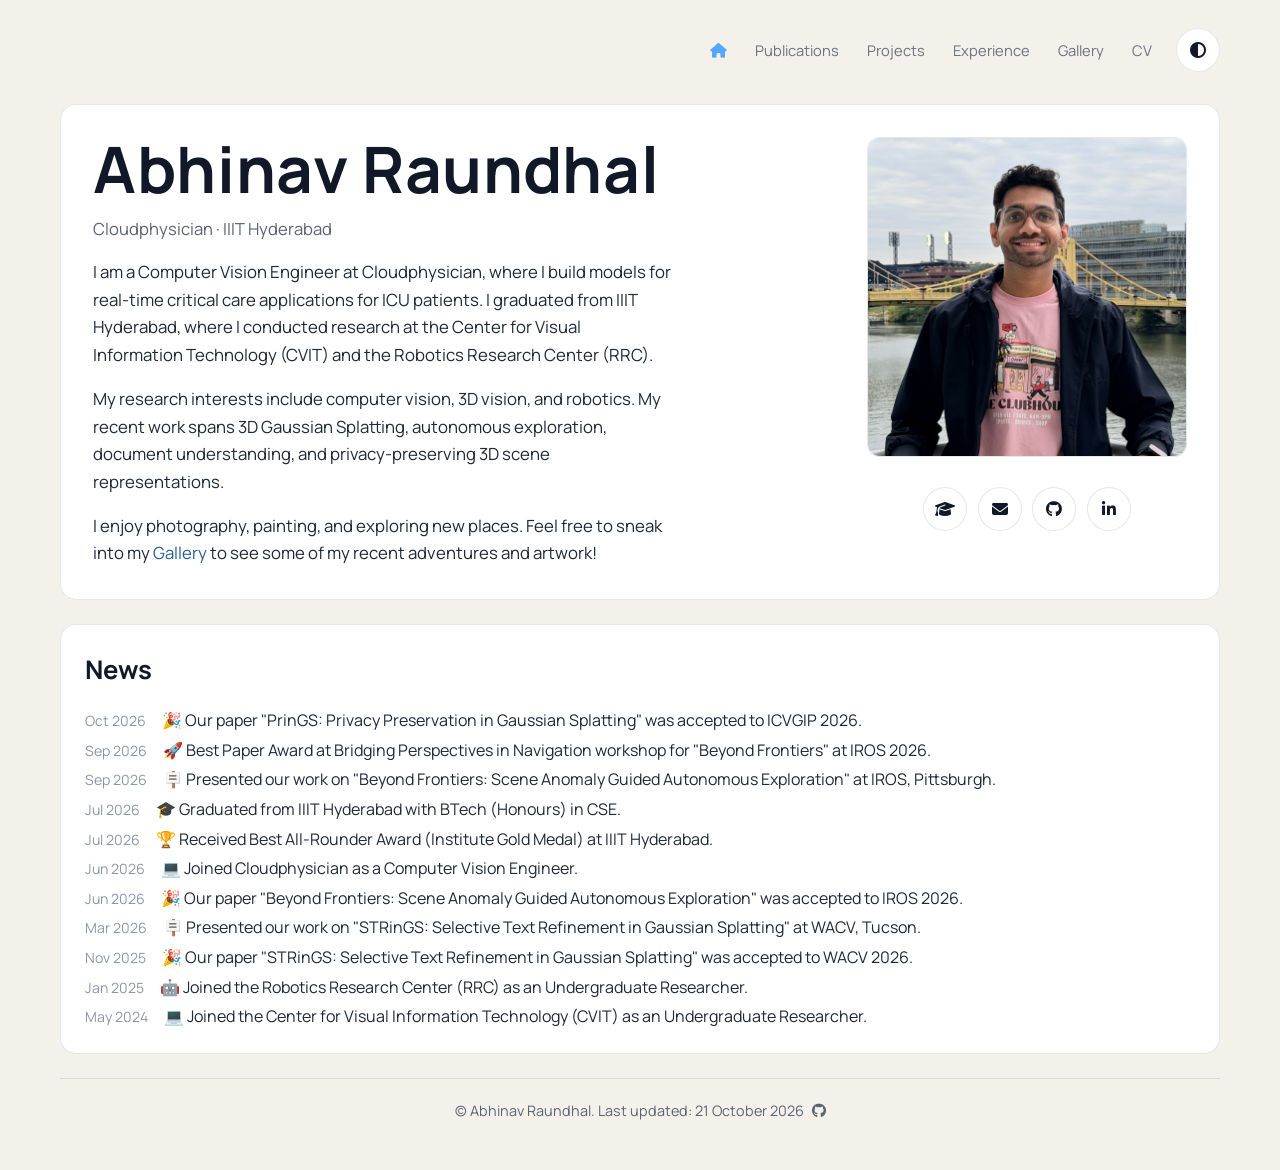
<file: index.html>
<!DOCTYPE html>
<html lang="en">
<head>
    <meta charset="UTF-8">
    <meta name="viewport" content="width=device-width, initial-scale=1.0">
    <meta name="description" content="Abhinav Raundhal">
    <title>Abhinav Raundhal · Home</title>
    <link rel="icon" type="image/png" href="./assets/images/profile/profile.png">
    <script>
        (() => {
            const storedTheme = localStorage.getItem('site-theme');
            document.documentElement.dataset.theme = storedTheme || 'light';
        })();
    </script>
    <link rel="preconnect" href="https://fonts.googleapis.com">
    <link rel="preconnect" href="https://fonts.gstatic.com" crossorigin>
    <link href="https://fonts.googleapis.com/css2?family=Manrope:wght@400;500;600;700;800&family=Source+Serif+4:wght@400;500;600;700&display=swap" rel="stylesheet">
    <link rel="stylesheet" href="https://cdnjs.cloudflare.com/ajax/libs/font-awesome/6.5.2/css/all.min.css">
    <link rel="stylesheet" href="style.css">
</head>
<body data-page="home">
    <div id="app"></div>
    <script src="assets/data/site-data.js"></script>
    <script src="assets/js/site.js"></script>
</body>
</html>
</file>
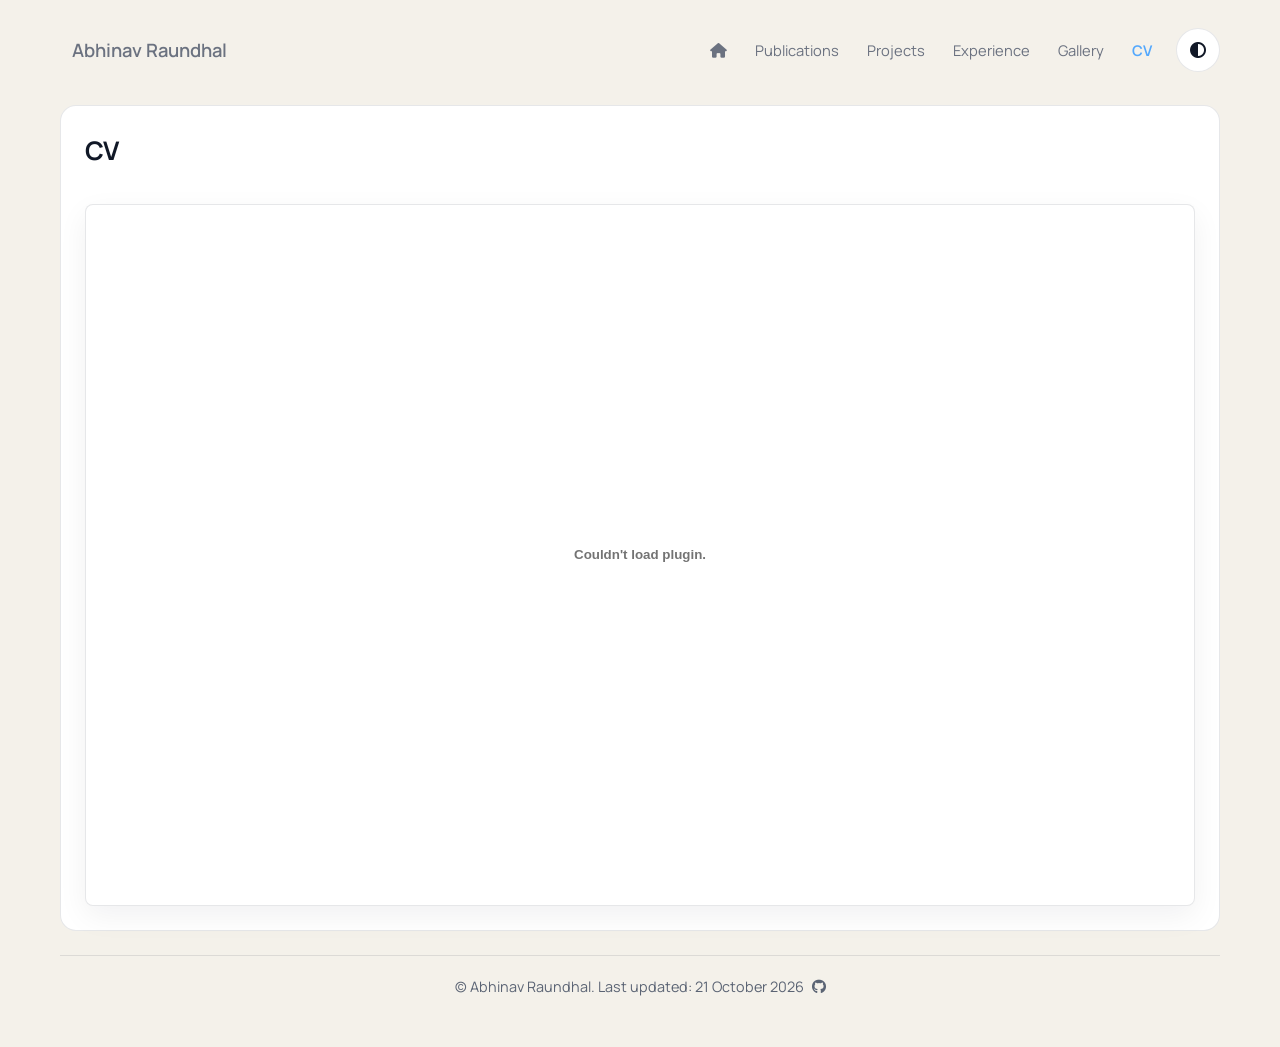
<file: cv.html>
<!DOCTYPE html>
<html lang="en">
<head>
    <meta charset="UTF-8">
    <meta name="viewport" content="width=device-width, initial-scale=1.0">
    <meta name="description" content="Download or view Abhinav Raundhal's CV.">
    <title>Abhinav Raundhal · CV</title>
    <link rel="icon" type="image/png" href="./assets/images/profile/profile.png">
    <script>
        (() => {
            const storedTheme = localStorage.getItem('site-theme');
            document.documentElement.dataset.theme = storedTheme || 'light';
        })();
    </script>
    <link rel="preconnect" href="https://fonts.googleapis.com">
    <link rel="preconnect" href="https://fonts.gstatic.com" crossorigin>
    <link href="https://fonts.googleapis.com/css2?family=Manrope:wght@400;500;600;700;800&family=Source+Serif+4:wght@400;500;600;700&display=swap" rel="stylesheet">
    <link rel="stylesheet" href="https://cdnjs.cloudflare.com/ajax/libs/font-awesome/6.5.2/css/all.min.css">
    <link rel="stylesheet" href="style.css">
</head>
<body data-page="cv">
    <div id="app"></div>
    <script src="assets/data/site-data.js"></script>
    <script src="assets/js/site.js"></script>
</body>
</html>
</file>
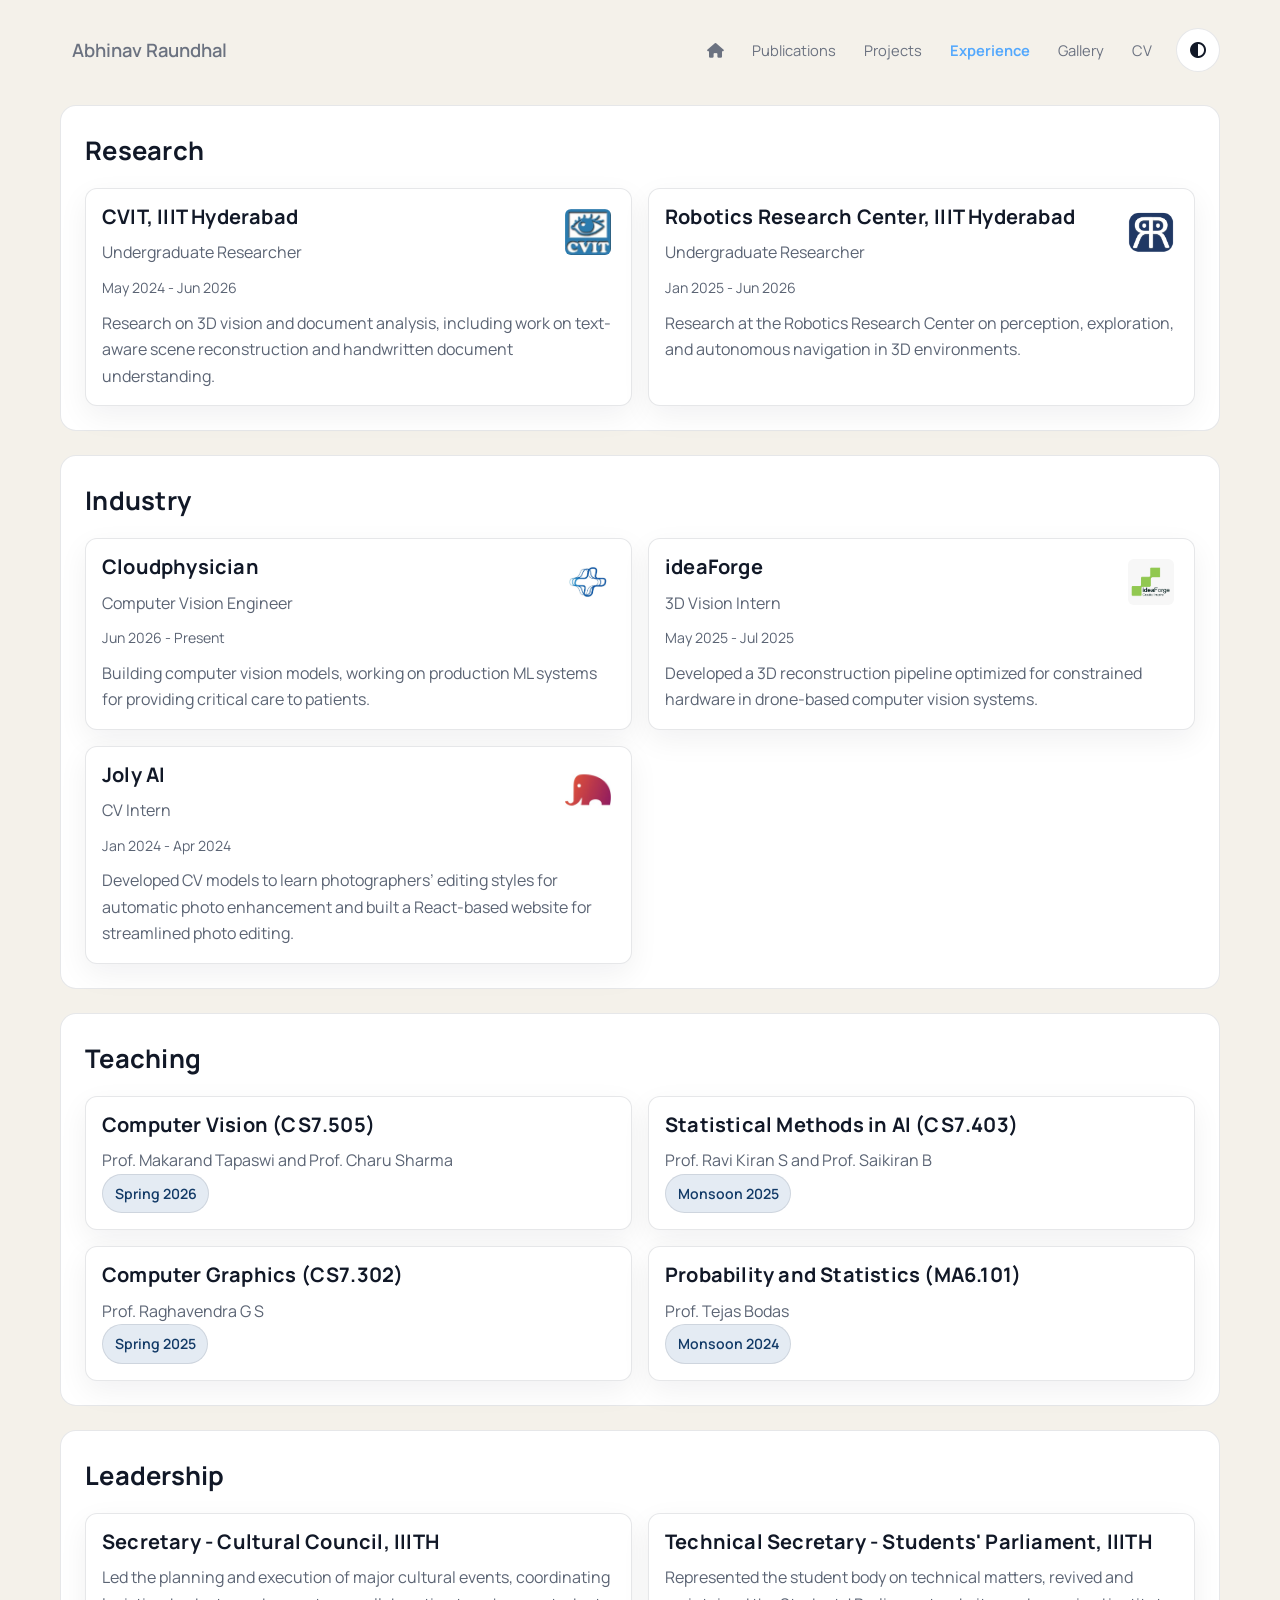
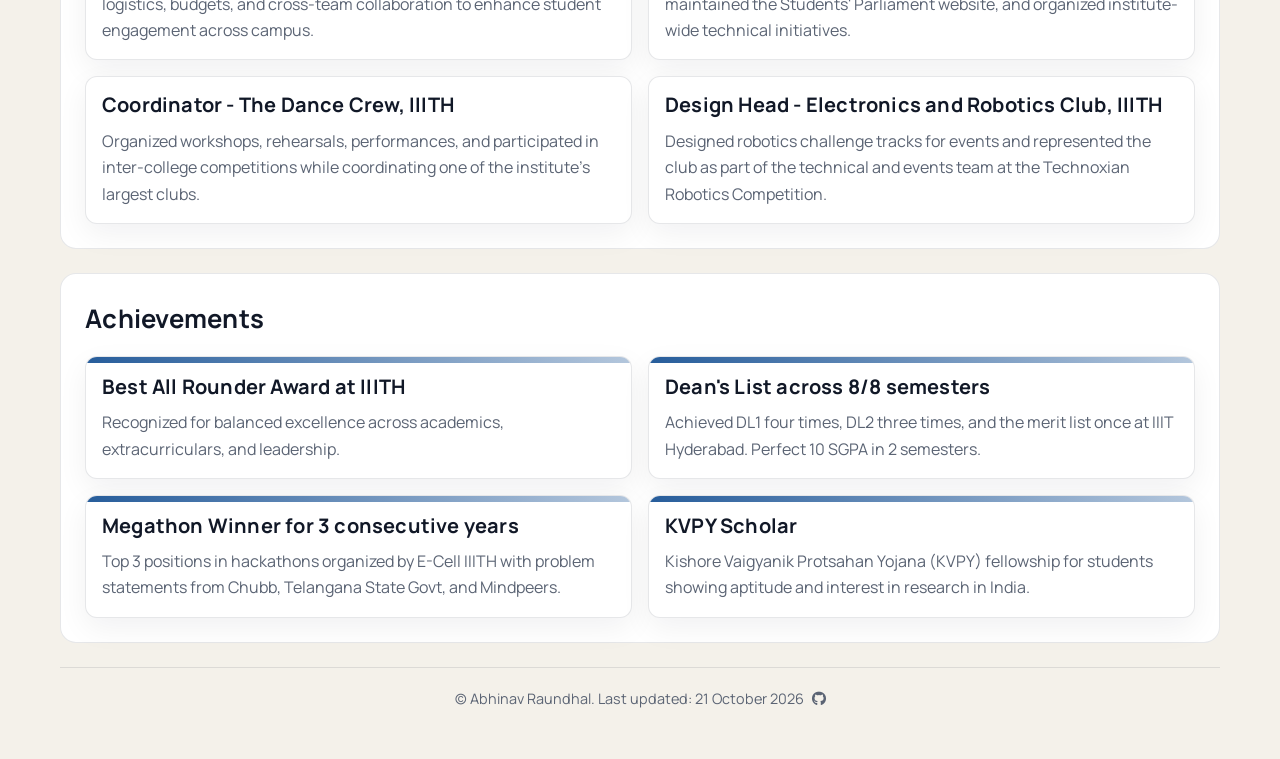
<file: experience.html>
<!DOCTYPE html>
<html lang="en">
<head>
    <meta charset="UTF-8">
    <meta name="viewport" content="width=device-width, initial-scale=1.0">
    <meta name="description" content="Experience, leadership, teaching, and achievements of Abhinav Raundhal.">
    <title>Abhinav Raundhal · Experience</title>
    <link rel="icon" type="image/png" href="./assets/images/profile/profile.png">
    <script>
        (() => {
            const storedTheme = localStorage.getItem('site-theme');
            document.documentElement.dataset.theme = storedTheme || 'light';
        })();
    </script>
    <link rel="preconnect" href="https://fonts.googleapis.com">
    <link rel="preconnect" href="https://fonts.gstatic.com" crossorigin>
    <link href="https://fonts.googleapis.com/css2?family=Manrope:wght@400;500;600;700;800&family=Source+Serif+4:wght@400;500;600;700&display=swap" rel="stylesheet">
    <link rel="stylesheet" href="https://cdnjs.cloudflare.com/ajax/libs/font-awesome/6.5.2/css/all.min.css">
    <link rel="stylesheet" href="style.css">
</head>
<body data-page="experience">
    <div id="app"></div>
    <script src="assets/data/site-data.js"></script>
    <script src="assets/js/site.js"></script>
</body>
</html>
</file>
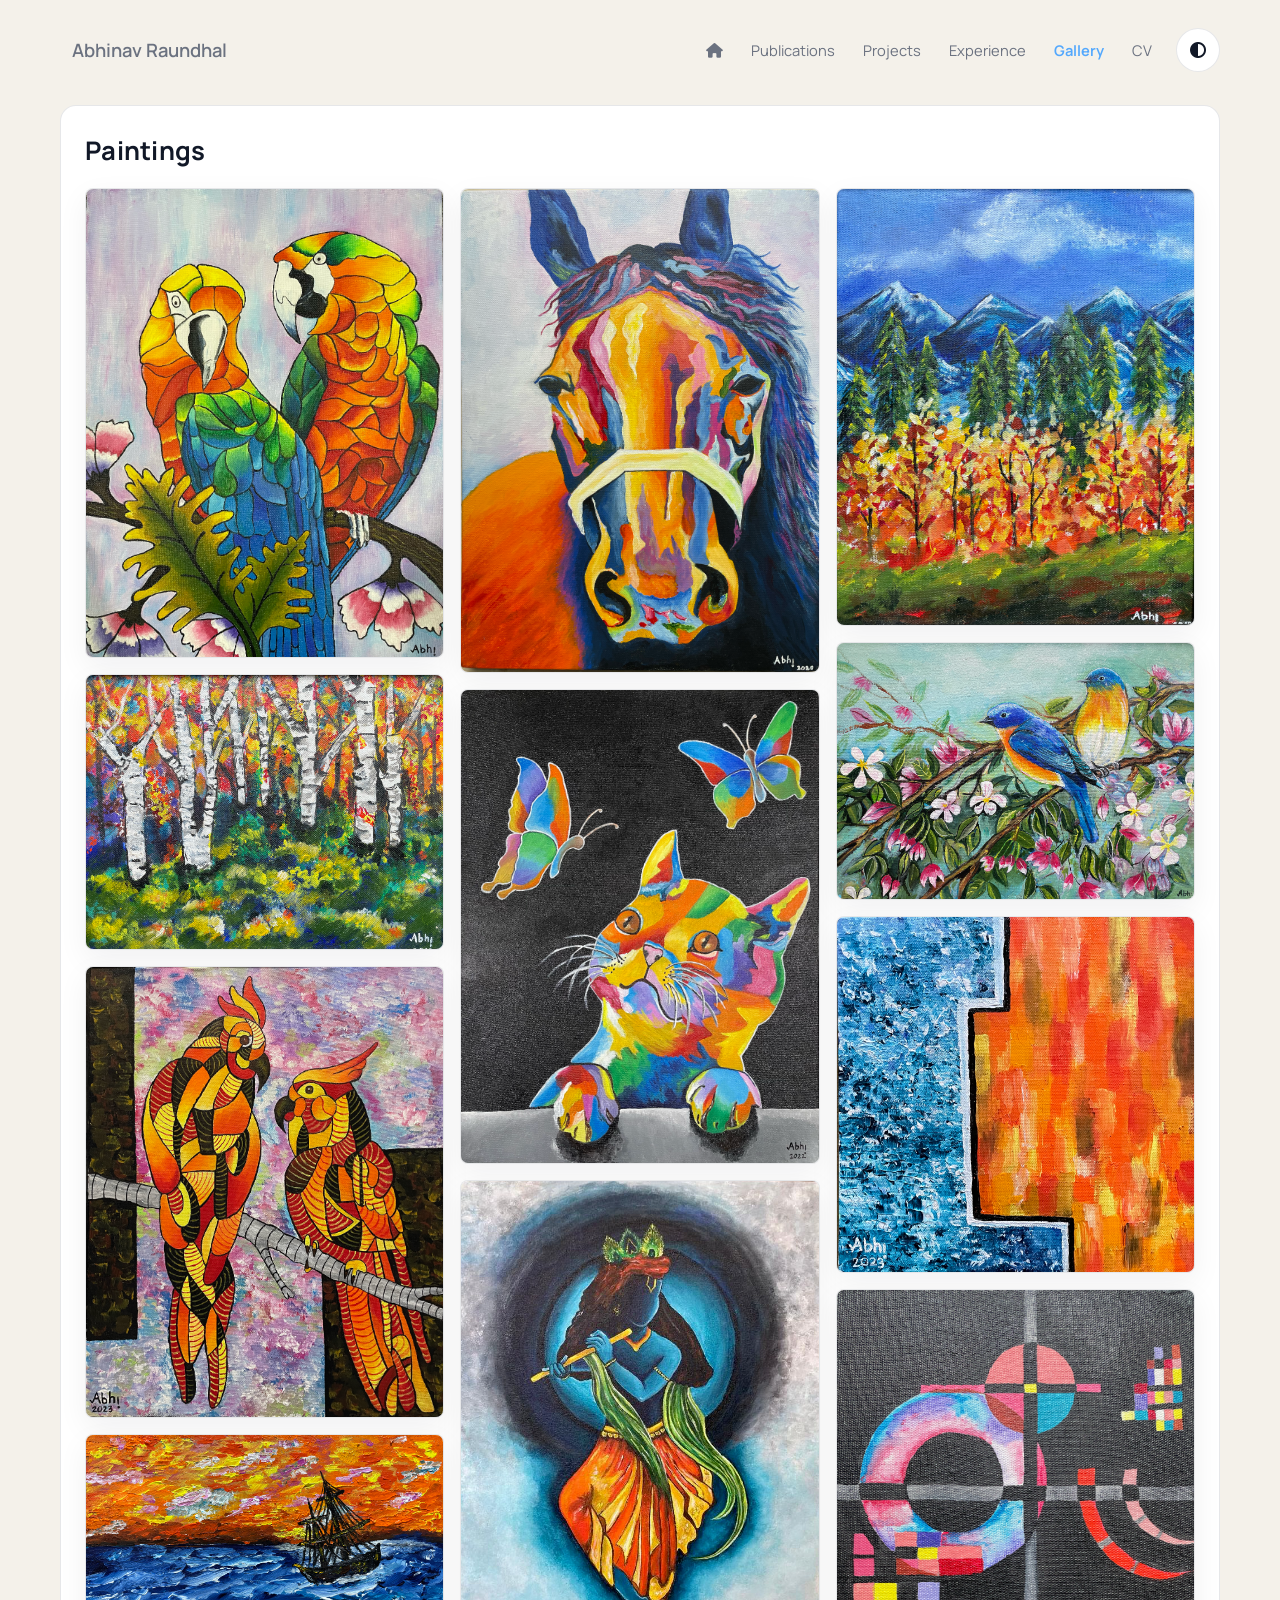
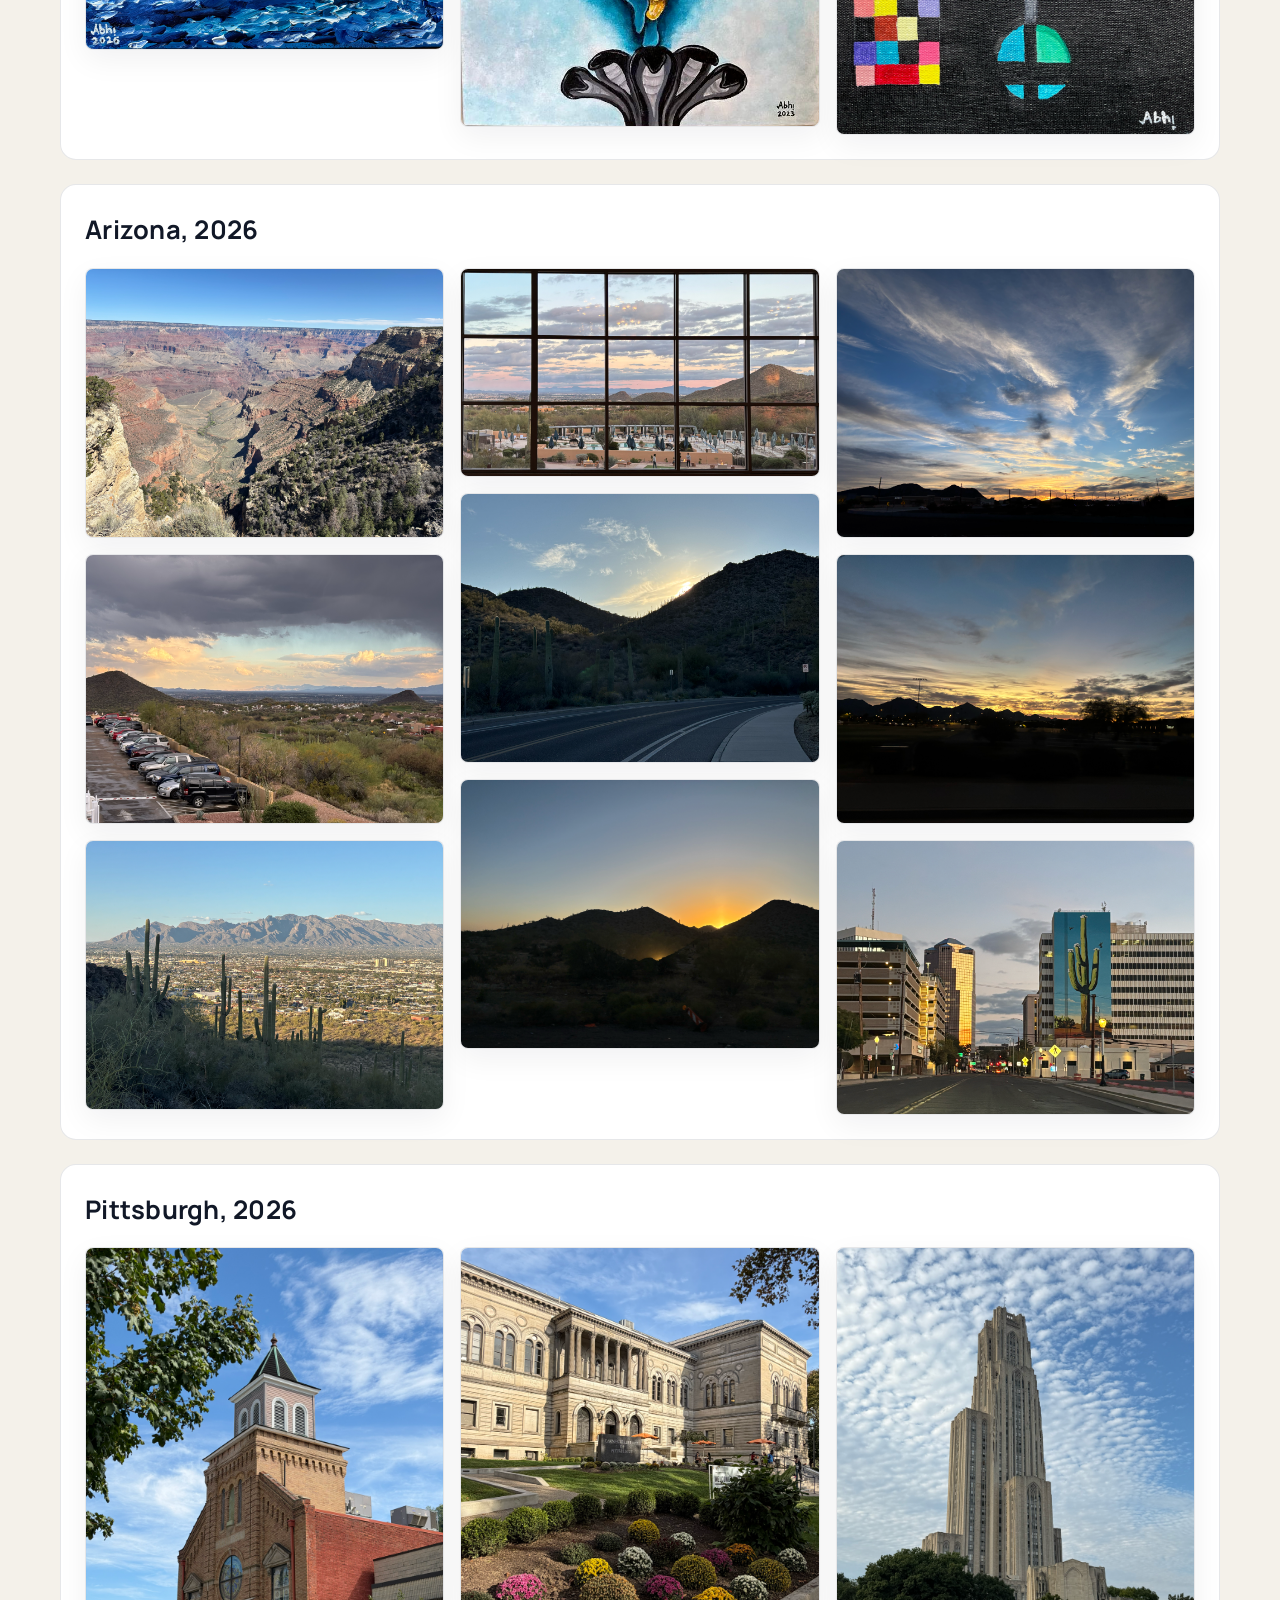
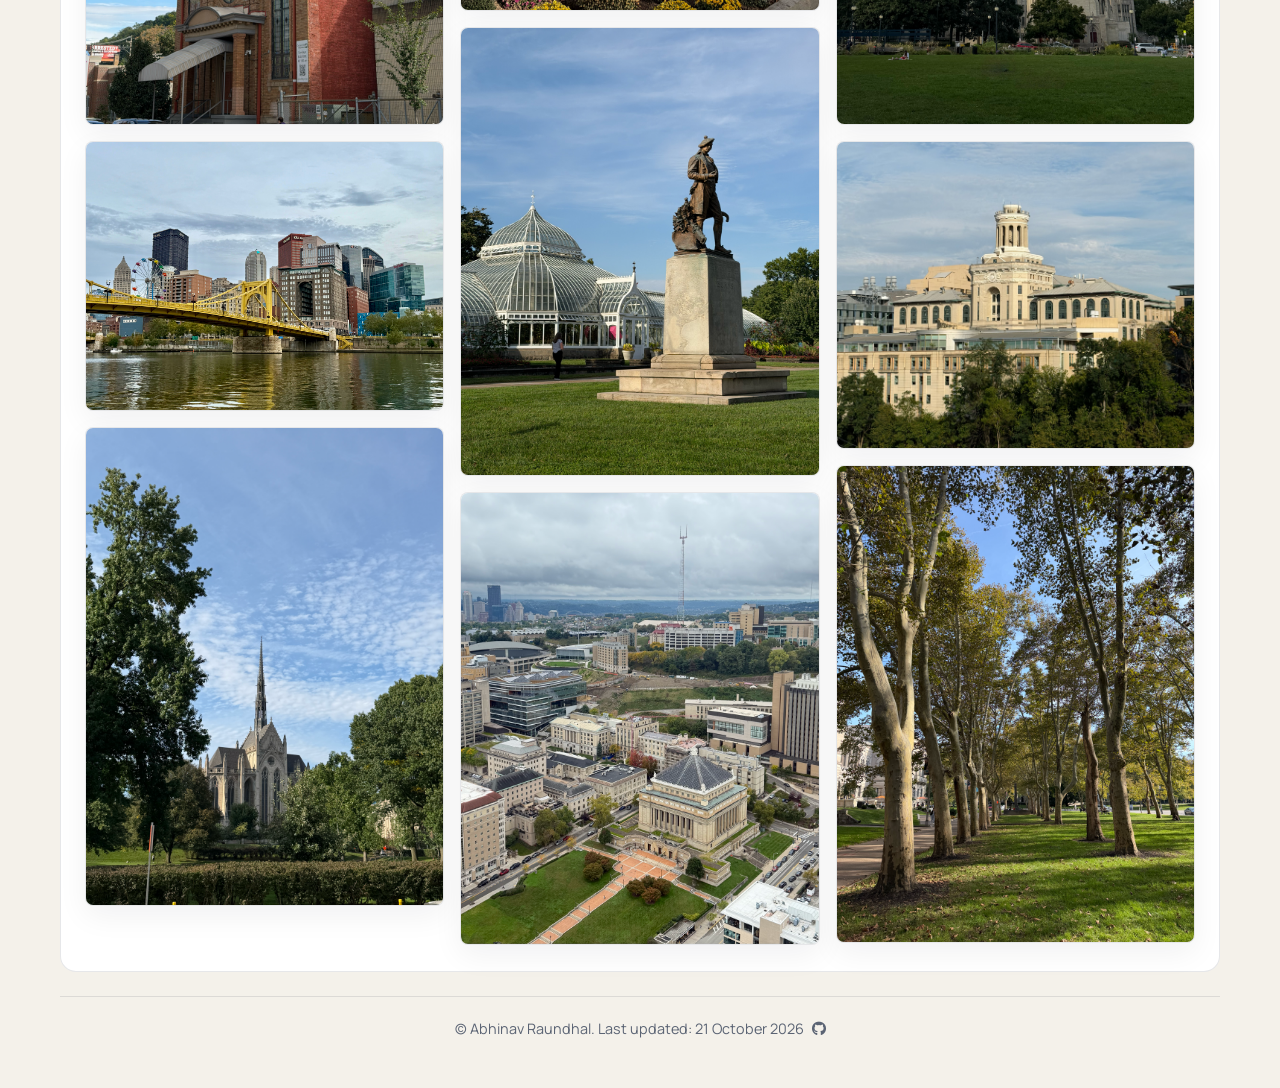
<file: gallery.html>
<!DOCTYPE html>
<html lang="en">
<head>
    <meta charset="UTF-8">
    <meta name="viewport" content="width=device-width, initial-scale=1.0">
    <meta name="description" content="Gallery of photography, paintings, and travel by Abhinav Raundhal.">
    <title>Abhinav Raundhal · Gallery</title>
    <link rel="icon" type="image/png" href="./assets/images/profile/profile.png">
    <script>
        (() => {
            const storedTheme = localStorage.getItem('site-theme');
            document.documentElement.dataset.theme = storedTheme || 'light';
        })();
    </script>
    <link rel="preconnect" href="https://fonts.googleapis.com">
    <link rel="preconnect" href="https://fonts.gstatic.com" crossorigin>
    <link href="https://fonts.googleapis.com/css2?family=Manrope:wght@400;500;600;700;800&family=Source+Serif+4:wght@400;500;600;700&display=swap" rel="stylesheet">
    <link rel="stylesheet" href="https://cdnjs.cloudflare.com/ajax/libs/font-awesome/6.5.2/css/all.min.css">
    <link rel="stylesheet" href="style.css">
</head>
<body data-page="gallery">
    <div id="app"></div>
    <script src="assets/data/site-data.js"></script>
    <script src="assets/js/site.js"></script>
</body>
</html>
</file>
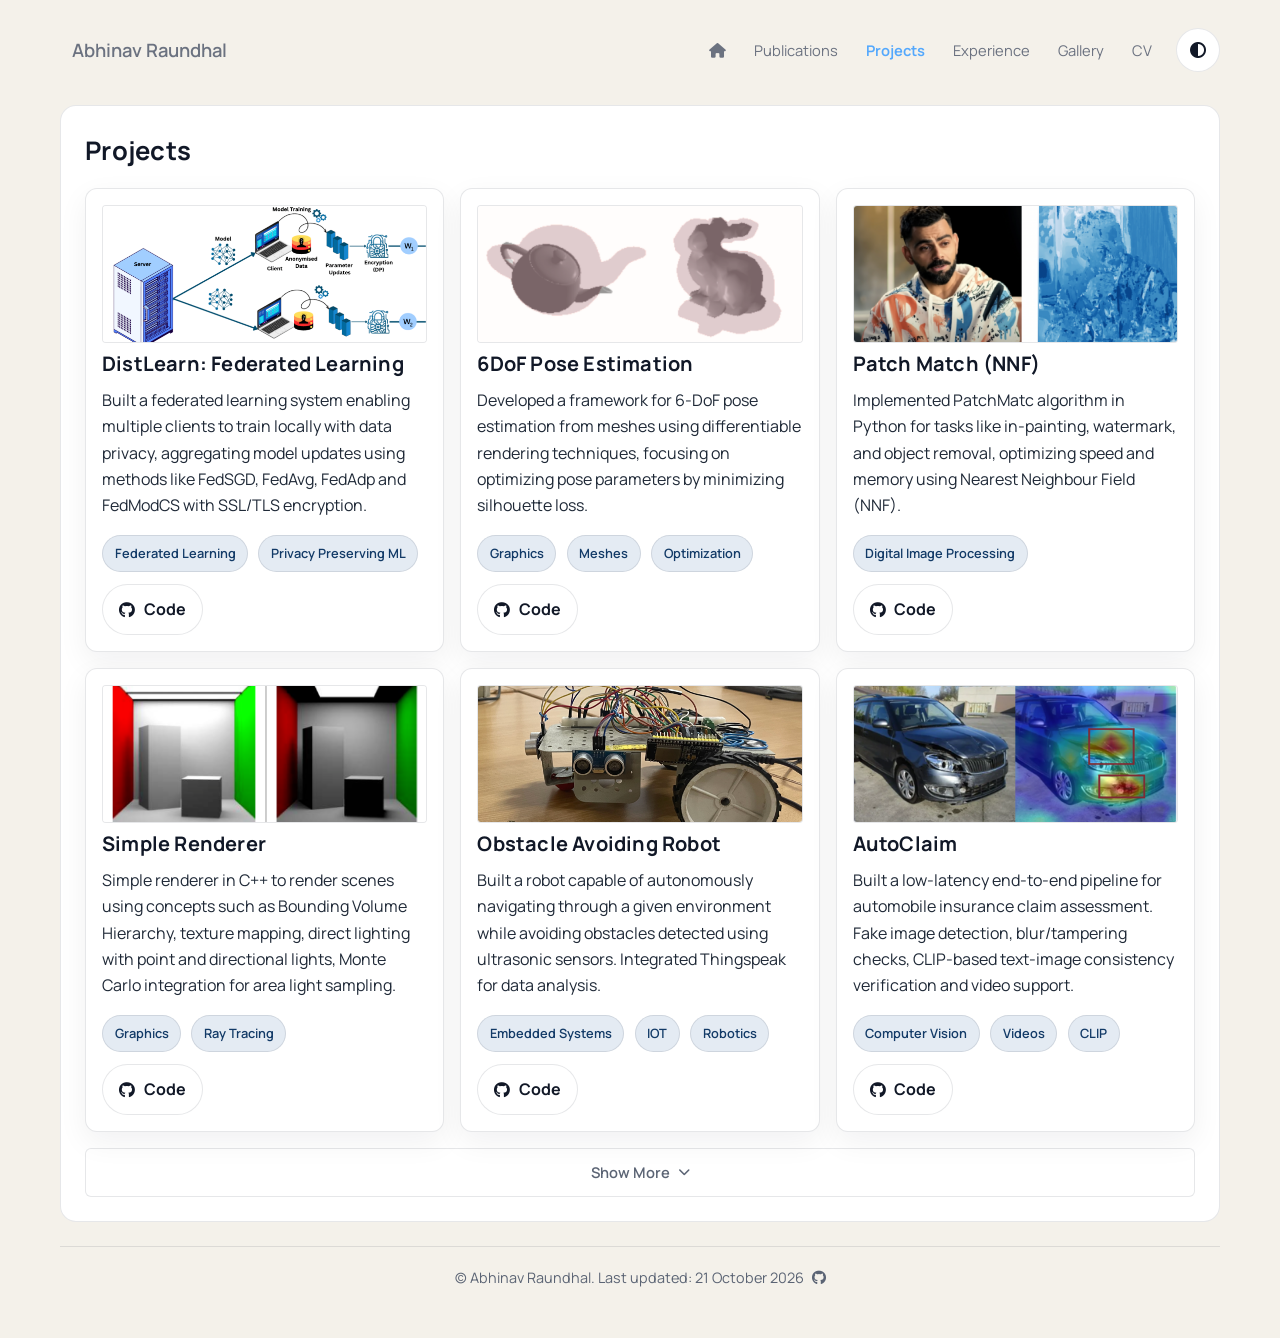
<file: projects.html>
<!DOCTYPE html>
<html lang="en">
<head>
    <meta charset="UTF-8">
    <meta name="viewport" content="width=device-width, initial-scale=1.0">
    <meta name="description" content="Selected projects by Abhinav Raundhal.">
    <title>Abhinav Raundhal · Projects</title>
    <link rel="icon" type="image/png" href="./assets/images/profile/profile.png">
    <script>
        (() => {
            const storedTheme = localStorage.getItem('site-theme');
            document.documentElement.dataset.theme = storedTheme || 'light';
        })();
    </script>
    <link rel="preconnect" href="https://fonts.googleapis.com">
    <link rel="preconnect" href="https://fonts.gstatic.com" crossorigin>
    <link href="https://fonts.googleapis.com/css2?family=Manrope:wght@400;500;600;700;800&family=Source+Serif+4:wght@400;500;600;700&display=swap" rel="stylesheet">
    <link rel="stylesheet" href="https://cdnjs.cloudflare.com/ajax/libs/font-awesome/6.5.2/css/all.min.css">
    <link rel="stylesheet" href="style.css">
</head>
<body data-page="projects">
    <div id="app"></div>
    <script src="assets/data/site-data.js"></script>
    <script src="assets/js/site.js"></script>
</body>
</html>
</file>
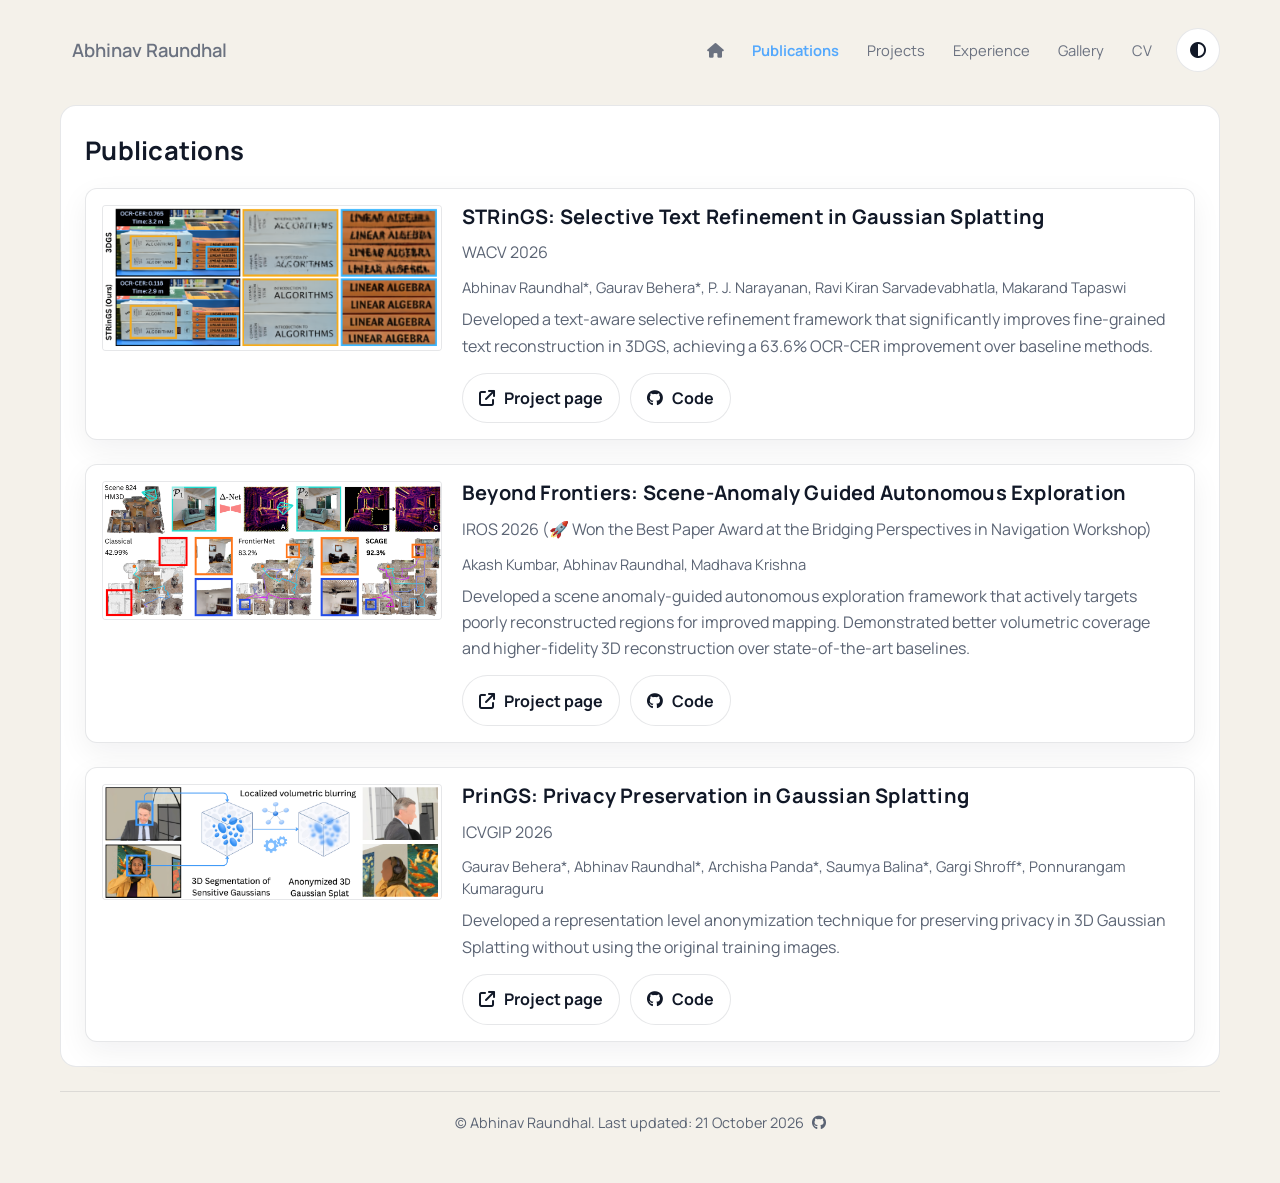
<file: research.html>
<!DOCTYPE html>
<html lang="en">
<head>
    <meta charset="UTF-8">
    <meta name="viewport" content="width=device-width, initial-scale=1.0">
    <meta name="description" content="Research publications and ongoing work by Abhinav Raundhal.">
    <title>Abhinav Raundhal · Publications</title>
    <link rel="icon" type="image/png" href="./assets/images/profile/profile.png">
    <script>
        (() => {
            const storedTheme = localStorage.getItem('site-theme');
            document.documentElement.dataset.theme = storedTheme || 'light';
        })();
    </script>
    <link rel="preconnect" href="https://fonts.googleapis.com">
    <link rel="preconnect" href="https://fonts.gstatic.com" crossorigin>
    <link href="https://fonts.googleapis.com/css2?family=Manrope:wght@400;500;600;700;800&family=Source+Serif+4:wght@400;500;600;700&display=swap" rel="stylesheet">
    <link rel="stylesheet" href="https://cdnjs.cloudflare.com/ajax/libs/font-awesome/6.5.2/css/all.min.css">
    <link rel="stylesheet" href="style.css">
</head>
<body data-page="research">
    <div id="app"></div>
    <script src="assets/data/site-data.js"></script>
    <script src="assets/js/site.js"></script>
</body>
</html>
</file>
<file: style.css>
:root {
	color-scheme: light;
	--bg: #f4f1ea;
	--surface: rgba(255, 255, 255, 0.92);
	--surface-strong: #ffffff;
	--surface-soft: rgba(255, 255, 255, 0.62);
	--border: rgba(15, 23, 42, 0.10);
	--border-strong: rgba(15, 23, 42, 0.16);
	--text: #1f2937;
	--text-soft: #5b6474;
	--muted: #718096;
	--heading: #111827;
	--accent: #275d9b;
	--accent-strong: #123a67;
	--accent-soft: rgba(39, 93, 155, 0.12);
	--shadow: 0 18px 45px rgba(15, 23, 42, 0.08);
	--shadow-soft: 0 10px 30px rgba(15, 23, 42, 0.06);
	--radius-xl: 16px;
	--radius-lg: 12px;
	--radius-md: 8px;
	--radius-sm: 6px;
	--content-width: 1160px;
}

:root[data-theme="dark"] {
	color-scheme: dark;
	--bg: #262626;
	--surface: #404040;
	--surface-strong: #323232;
	--surface-soft: rgba(34, 34, 34, 0.64);
	--border: rgba(212, 212, 212, 0.206);
	--border-strong: rgba(148, 163, 184, 0.22);
	--text: #d7dde9;
	--text-soft: #a8b2c3;
	--muted: #8a94a5;
	--heading: #f8fafc;
	--accent: #89bff5;
	--accent-strong: #d6e7ff;
	--accent-soft: rgba(137, 191, 245, 0.12);
	--shadow: 0 22px 55px rgba(0, 0, 0, 0.35);
	--shadow-soft: 0 12px 34px rgba(0, 0, 0, 0.24);
}

* {
	box-sizing: border-box;
}

html {
	scroll-behavior: auto;
}

body {
	margin: 0;
	min-height: 100vh;
	background: var(--bg);
	color: var(--text);
	font-family: 'Manrope', system-ui, -apple-system, BlinkMacSystemFont, sans-serif;
	line-height: 1.65;
	text-rendering: optimizeLegibility;
	-webkit-font-smoothing: antialiased;
}

body::before,
body::after {
	content: '';
	position: fixed;
	inset: auto;
	border-radius: 999px;
	pointer-events: none;
	z-index: -1;
	opacity: 0;
}

body::before {
	width: 20rem;
	height: 20rem;
	top: -6rem;
	right: -4rem;
	background: color-mix(in srgb, var(--accent) 20%, transparent);
}

body::after {
	width: 16rem;
	height: 16rem;
	bottom: 4rem;
	left: -4rem;
	background: color-mix(in srgb, var(--accent-strong) 12%, transparent);
}

a {
	color: var(--accent);
	text-decoration: none;
}

a:hover {
	color: var(--accent-strong);
}

.prof-link {
	color: inherit;
	text-decoration: none;
	transition: color 150ms ease;
}

.prof-link:hover {
	color: var(--accent);
}

img {
	display: block;
	max-width: 100%;
}

button,
a.button {
	font: inherit;
}

#app {
	width: 100%;
}

.site-shell {
	width: min(calc(100% - 2rem), var(--content-width));
	margin: 0 auto;
	padding: 1.25rem 0 3rem;
}

.site-header {
	position: relative;
	z-index: 40;
	display: flex;
	align-items: center;
	justify-content: flex-end;
	gap: 1rem;
	margin-bottom: 1.5rem;
	padding: 0.5rem 0;
	background: transparent;
}

body:not([data-page="home"]) .site-header {
	justify-content: space-between;
}

.brand {
	display: none;
	padding: 0.45rem 0.75rem;
	border-radius: var(--radius-sm);
	font-family: 'Manrope', system-ui, -apple-system, BlinkMacSystemFont, sans-serif;
	font-size: 1.15rem;
	font-weight: 600;
	color: #6b7280;
	text-decoration: none;
	white-space: nowrap;
	transition: color 150ms ease;
}

.brand:hover {
	color: #53a8fd;
	background: transparent;
}

body:not([data-page="home"]) .brand {
	display: inline-flex;
}

.mobile-menu-toggle {
	display: none;
	background: transparent;
	border: none;
	color: var(--text-soft);
	font-size: 1.25rem;
	cursor: pointer;
	padding: 0.5rem;
	border-radius: var(--radius-sm);
	transition: color 150ms ease, background 150ms ease;
}

.mobile-menu-toggle:hover {
	color: var(--heading);
	background: var(--surface-strong);
}

.site-tools {
	display: flex;
	align-items: center;
	gap: 0.75rem;
}

.nav {
	display: flex;
	align-items: center;
	gap: 0.25rem;
	padding: 0;
	border: none;
	border-radius: 0;
	background: transparent;
	overflow-x: auto;
	scrollbar-width: none;
}

.nav::-webkit-scrollbar {
	display: none;
}

.nav a {
	position: relative;
	padding: 0.45rem 0.75rem;
	border-radius: var(--radius-sm);
	color: #6b7280;
	font-size: 0.92rem;
	white-space: nowrap;
	transition: color 150ms ease;
}

.nav a:hover {
	color: #53a8fd;
	background: transparent;
}

.nav a[aria-current="page"] {
	color: #53a8fd;
	font-weight: 650;
}

.theme-toggle {
	display: inline-flex;
	align-items: center;
	justify-content: center;
	width: 2.75rem;
	height: 2.75rem;
	border: 1px solid var(--border);
	border-radius: 999px;
	color: var(--heading);
	background: var(--surface-strong);
	cursor: pointer;
	transition: color 150ms ease, background 150ms ease, border-color 150ms ease;
}

.theme-toggle:hover {
	color: var(--accent);
	background: var(--accent-soft);
	border-color: var(--accent);
}

.page {
	display: grid;
	gap: 1.5rem;
}

.hero,
.panel,
.cv-panel {
	border: 1px solid var(--border);
	border-radius: var(--radius-xl);
	background: var(--surface-strong);
}

.hero {
	display: grid;
	grid-template-columns: minmax(0, 1.2fr) 320px;
	gap: 1.4rem;
	align-items: start;
	padding: clamp(1.25rem, 2.5vw, 2rem);
}

.hero h1,
.section-title,
.panel h2,
.panel h3,
.card h3,
.cv-heading {
	margin: 0;
	color: var(--heading);
	letter-spacing: 0.01em;
}

.hero h1 {
	font-size: clamp(2.4rem, 5vw, 4.25rem);
	line-height: 1;
	margin: 0;
}

.hero-affiliation {
	margin: 0.85rem 0 1rem;
	color: var(--text-soft);
	font-size: 1.04rem;
}

.lede {
	max-width: 58ch;
	margin: 0 0 1rem 0;
	color: var(--text);
	font-size: 1.05rem;
}

.lede:last-child {
	margin-bottom: 0;
}

.icon-links,
.meta-row,
.card-footer,
.link-row,
.project-links,
.publication-links,
.cv-actions,
.chip-row,
.filter-row,
.inline-list {
	display: flex;
	flex-wrap: wrap;
	gap: 0.65rem;
}

.icon-links {
	justify-content: center;
	margin-top: 1rem;
}

.icon-links a,
.chip,
.download-button,
.btn-link {
	display: inline-flex;
	align-items: center;
	gap: 0.55rem;
	border-radius: 999px;
}

.icon-links a {
	transition: transform 120ms ease, border-color 120ms ease, color 120ms ease, background-color 120ms ease;
}

.icon-links a:hover {
	transform: translateY(-1px);
	border-color: var(--accent);
	color: var(--accent);
	background: var(--surface);
}

.icon-links a {
	width: 2.75rem;
	height: 2.75rem;
	justify-content: center;
	border: 1px solid var(--border);
	background: var(--surface-strong);
	color: var(--heading);
}

.portrait {
	margin: 0;
	padding: 0;
	border-radius: var(--radius-lg);
	background: transparent;
	border: 1px solid var(--border);
}

.portrait img {
	width: 100%;
	aspect-ratio: 1 / 1;
	object-fit: cover;
	border-radius: var(--radius-lg);
}

.hero-side {
	display: grid;
	gap: 0.9rem;
	justify-items: center;
}

.section-header p,
.panel .subtitle,
.card p,
.muted,
.meta,
.news-date,
.achievement-copy,
.role-copy,
.cv-note {
	color: var(--text-soft);
}

.panel,
.cv-panel {
	padding: clamp(1rem, 2.2vw, 1.5rem);
}

.section-header {
	display: flex;
	align-items: end;
	justify-content: space-between;
	gap: 1rem;
	margin-bottom: 1rem;
}

.section-title {
	font-size: clamp(1.55rem, 2vw, 2.1rem);
}

.section-note {
	max-width: 56ch;
	margin: 0;
}

.research-intro {
	max-width: 72ch;
	margin: 0;
	color: var(--text);
}

.news-list,
.stack,
.cards,
.timeline,
.card-grid,
.publication-grid,
.project-grid,
.experience-grid,
.achievement-grid,
.cards-grid {
	display: grid;
	gap: 1rem;
}

.news-list {
	display: flex;
	flex-direction: column;
	gap: 0.2rem;
}

.card,
.achievement-card,
.role-card,
.gallery-card,
.publication-card,
.project-card,
.cv-embed,
.mini-card,
.news-item {
	border: 1px solid var(--border);
	border-radius: var(--radius-lg);
	background: var(--surface-strong);
	box-shadow: var(--shadow-soft);
}

.news-item,
.role-card,
.achievement-card,
.mini-card,
.project-card,
.publication-card {
	padding: 1rem;
}

.news-item {
	min-height: 0;
	padding: 0;
	border: 0;
	border-radius: 0;
	background: transparent;
	box-shadow: none;
	display: flex;
	align-items: baseline;
	gap: 1rem;
}

.news-item p {
	margin: 0;
}

.news-date,
.meta,
.pill {
	font-size: 0.88rem;
}

.news-date {
	margin-bottom: 0;
	color: #8d96a7;
	font-weight: 400;
}

.publication-grid {
	grid-template-columns: 1fr;
	gap: 1.5rem;
}

.publication-card {
	width: 100%;
	display: grid;
	grid-template-columns: 340px 1fr;
	gap: 1.25rem;
	align-items: start;
}

.publication-card .media {
	margin: 0;
	border-radius: calc(var(--radius-lg) - 8px);
	cursor: zoom-in;
}

.publication-card .media::before {
	display: none;
}

.publication-card .media img {
	position: relative;
	inset: auto;
	width: 100%;
	height: auto;
	display: block;
}

.publication-card .card-copy {
	margin-top: 0;
}

.publication-card .card-copy p:last-child {
	margin-top: 0.5rem;
	color: var(--text-soft);
}

.publication-authors {
	margin: 0.35rem 0 0;
	color: var(--text-soft);
	font-size: 0.92rem;
	line-height: 1.5;
}

.publication-links {
	margin-top: 0.85rem;
}

.publication-card .pub-right {
	display: flex;
	flex-direction: column;
}

.project-grid {
	grid-template-columns: repeat(3, minmax(0, 1fr));
}

.experience-grid {
	grid-template-columns: repeat(2, minmax(0, 1fr));
}

.cards-grid {
	grid-template-columns: repeat(2, minmax(0, 1fr));
}

.card,
.project-card,
.publication-card,
.achievement-card,
.role-card,
.mini-card {
	overflow: hidden;
}

.role-card {
	position: relative;
}

.role-logo {
	position: absolute;
	top: 1.25rem;
	right: 1.25rem;
	width: 46px;
	height: 46px;
	object-fit: contain;
	border-radius: var(--radius-sm);
	background: var(--surface-strong);
}

.media {
	position: relative;
	overflow: hidden;
	border-radius: calc(var(--radius-lg) - 8px);
	background: var(--surface-strong);
	border: 1px solid var(--border);
}

.media::before {
	content: '';
	display: block;
	padding-top: 66%;
}

.media img,
.media .media-fallback,
.gallery-card img,
.gallery-fallback,
.lightbox-media img,
.lightbox-fallback {
	position: absolute;
	inset: 0;
	width: 100%;
	height: 100%;
	object-fit: cover;
}

.media .media-fallback {
	display: grid;
	place-items: end start;
	padding: 1rem;
	color: rgba(255, 255, 255, 0.96);
	background:
		linear-gradient(160deg, rgba(10, 15, 25, 0.12), rgba(10, 15, 25, 0.5)),
		var(--fallback-gradient, linear-gradient(135deg, #dbeafe, #93c5fd));
}

.media-fallback strong,
.gallery-fallback strong,
.lightbox-fallback strong {
	font-size: 1rem;
}

.media-fallback span,
.gallery-fallback span,
.lightbox-fallback span {
	font-size: 0.86rem;
	opacity: 0.88;
}

.card h3,
.publication-card h3,
.project-card h3,
.role-card h3,
.achievement-card h3,
.mini-card h3,
.gallery-meta h3,
.lightbox-bar h3 {
	font-size: 1.25rem;
	line-height: 1.2;
}

.role-card h3 {
	padding-right: 3.5rem;
}

.card p,
.project-card p,
.publication-card p,
.role-card p,
.achievement-card p,
.mini-card p,
.gallery-meta p {
	margin: 0.65rem 0 0;
}

.pill,
.tag,
.chip {
	border: 1px solid var(--border);
	background: var(--accent-soft);
	color: var(--accent-strong);
	padding: 0.45rem 0.72rem;
	border-radius: 999px;
	font-weight: 600;
}

.tag {
	font-size: 0.8rem;
}

.button,
.download-button,
.btn-link {
	border: 1px solid var(--border);
	background: var(--surface-strong);
	color: var(--heading);
	padding: 0.7rem 1rem;
	font-weight: 700;
}

.button:hover,
.download-button:hover,
.btn-link:hover {
	border-color: var(--accent);
	color: var(--accent-strong);
}

.button.primary,
.download-button.primary {
	border-color: transparent;
	background: linear-gradient(135deg, var(--accent), color-mix(in srgb, var(--accent) 72%, white));
	color: white;
}

.button.primary:hover,
.download-button.primary:hover {
	color: white;
}

.section-block {
	display: grid;
	gap: 1rem;
	margin-top: 1.2rem;
}

.compact-grid {
	grid-template-columns: repeat(2, minmax(0, 1fr));
}

.wide-card {
	grid-column: 1 / -1;
}

.publication-card .meta-row,
.project-card .meta-row {
	margin-top: 1rem;
}

.project-card .media {
	margin-bottom: 0.6rem;
}

.project-card .project-links {
	margin-top: 0.75rem;
}

.publication-card .card-copy,
.project-card .card-copy,
.achievement-card .card-copy,
.role-card .card-copy,
.mini-card .card-copy {
	min-height: 4.8rem;
}

.experience-section {
	display: grid;
	gap: 1.5rem;
}

.achievement-grid {
	grid-template-columns: repeat(2, minmax(0, 1fr));
}

.achievement-card {
	position: relative;
	padding-top: 1.1rem;
}

.achievement-card::before {
	content: '';
	position: absolute;
	inset: 0 auto auto 0;
	width: 100%;
	height: 0.35rem;
	background: linear-gradient(90deg, var(--accent), color-mix(in srgb, var(--accent) 35%, transparent));
}

.project-card .media::before {
	padding-top: 42%;
}

.project-card.is-hidden {
	display: none;
}

.toggle-projects {
	display: flex;
	align-items: center;
	justify-content: center;
	gap: 0.5rem;
	width: 100%;
	margin-top: 1rem;
	padding: 0.7rem 1.25rem;
	border: 1px solid var(--border);
	border-radius: var(--radius-sm);
	background: var(--surface-strong);
	color: var(--text-soft);
	font: inherit;
	font-size: 0.92rem;
	font-weight: 600;
	cursor: pointer;
	transition: color 150ms ease, border-color 150ms ease, background 150ms ease;
}

.toggle-projects:hover {
	color: var(--heading);
	border-color: var(--accent);
	background: var(--accent-soft);
}

.toggle-projects i {
	font-size: 0.75rem;
	transition: transform 200ms ease;
}

.gallery-controls {
	display: flex;
	flex-wrap: wrap;
	gap: 0.6rem;
	margin-bottom: 1rem;
}

.chip {
	cursor: pointer;
}

.chip.is-active {
	background: var(--accent);
	border-color: transparent;
	color: white;
}

.masonry {
	columns: 3 18rem;
	column-gap: 1rem;
}

.gallery-card {
	display: inline-block;
	width: 100%;
	margin: 0 0 1rem;
	padding: 0;
	overflow: hidden;
	break-inside: avoid;
	cursor: pointer;
	text-align: left;
}

.gallery-card .gallery-media {
	position: relative;
	min-height: 14rem;
}

.gallery-fallback {
	display: grid;
	align-content: end;
	min-height: 14rem;
	padding: 1rem;
	color: white;
	background:
		linear-gradient(160deg, rgba(10, 15, 25, 0.08), rgba(10, 15, 25, 0.50)),
		var(--fallback-gradient, linear-gradient(135deg, #c7d2fe, #818cf8));
}

.gallery-meta {
	padding: 0.9rem 1rem 1rem;
}

.lightbox {
	position: fixed;
	inset: 0;
	display: grid;
	place-items: center;
	padding: 1rem;
	background: rgba(4, 10, 20, 0.76);
	opacity: 0;
	pointer-events: none;
	z-index: 100;
}

.lightbox[hidden] {
	display: none;
}

.lightbox.is-open {
	opacity: 1;
	pointer-events: auto;
}

.lightbox-dialog {
	width: min(100%, 56rem);
	border-radius: var(--radius-xl);
	background: var(--surface-strong);
	border: 1px solid var(--border);
	overflow: hidden;
}

.lightbox-media {
	position: relative;
	min-height: min(72vh, 44rem);
}

.lightbox-fallback {
	display: grid;
	align-items: end;
	padding: 1.25rem;
	color: white;
	background:
		linear-gradient(160deg, rgba(10, 15, 25, 0.06), rgba(10, 15, 25, 0.60)),
		var(--fallback-gradient, linear-gradient(135deg, #60a5fa, #1d4ed8));
}

.lightbox-bar {
	display: flex;
	align-items: start;
	justify-content: space-between;
	gap: 1rem;
	padding: 1rem 1.1rem 1.15rem;
}

.lightbox-bar h3 {
	margin: 0;
}

.lightbox-close {
	width: 2.5rem;
	height: 2.5rem;
	border: 1px solid var(--border);
	border-radius: 999px;
	background: var(--surface);
	color: var(--heading);
	cursor: pointer;
}

.cv-panel {
	display: grid;
	gap: 1rem;
}

.cv-embed {
	min-height: min(78vh, 56rem);
	overflow: hidden;
	border-radius: var(--radius-md);
	border: 1px solid var(--border);
}

.cv-embed embed,
.cv-embed iframe {
	width: 100%;
	height: 100%;
	border: 0;
	display: block;
}

.cv-fallback {
	display: grid;
	place-items: center;
	min-height: inherit;
	padding: 2rem;
	text-align: center;
}

.footer {
	display: flex;
	justify-content: center;
	align-items: center;
	gap: 0.5rem;
	margin-top: 1.5rem;
	padding: 1.2rem 0 0;
	color: var(--text-soft);
	font-size: 0.9rem;
	border-top: 1px solid var(--border);
}

.footer a {
	color: var(--text-soft);
}

.pub-image-overlay {
	position: fixed;
	inset: 0;
	z-index: 200;
	display: grid;
	place-items: center;
	background: rgba(4, 10, 20, 0.78);
	cursor: zoom-out;
	padding: 2rem;
}

.pub-image-overlay img {
	max-width: 65vw;
	max-height: 65vh;
	object-fit: contain;
	border-radius: var(--radius-md);
	box-shadow: 0 20px 60px rgba(0, 0, 0, 0.5);
}

.sr-only {
	position: absolute;
	width: 1px;
	height: 1px;
	padding: 0;
	margin: -1px;
	overflow: hidden;
	clip: rect(0, 0, 0, 0);
	white-space: nowrap;
	border: 0;
}

[data-reveal] {
	animation: none;
}

@media (max-width: 1080px) {

	.hero,
	.experience-grid,
	.cards-grid,
	.achievement-grid,
	.news-list {
		grid-template-columns: 1fr 1fr;
	}

	.project-grid {
		grid-template-columns: repeat(2, minmax(0, 1fr));
	}

	.publication-card {
		grid-template-columns: 280px 1fr;
	}

	.compact-grid {
		grid-template-columns: 1fr 1fr;
	}
}

@media (max-width: 780px) {
	.site-shell {
		width: min(calc(100% - 1rem), var(--content-width));
		padding-top: 0.75rem;
	}

	.site-header {
		top: 0.35rem;
	}

	.mobile-menu-toggle {
		display: block;
	}

	.site-tools {
		display: none;
		position: absolute;
		top: calc(100% + 0.5rem);
		right: 0;
		width: max-content;
		min-width: 12rem;
		background: var(--surface);
		border: 1px solid var(--border);
		border-radius: var(--radius-md);
		padding: 0.75rem;
		flex-direction: column;
		align-items: flex-start;
		box-shadow: 0 10px 25px rgba(0, 0, 0, 0.3);
		z-index: 50;
	}

	.site-tools.is-open {
		display: flex;
	}

	.nav {
		flex-direction: column;
		align-items: flex-start;
		width: 100%;
		gap: 0.25rem;
	}

	.nav a {
		width: 100%;
		padding: 0.5rem 0.75rem;
	}

	.theme-toggle {
		margin-top: 0.5rem;
	}

	.hero,
	.panel,
	.cv-panel {
		border-radius: var(--radius-lg);
	}

	.hero {
		grid-template-columns: 1fr;
	}

	.home-hero .hero-copy,
	.home-hero .hero-side {
		display: contents;
	}

	.home-hero h1 {
		order: 1;
	}

	.home-hero .hero-affiliation {
		order: 2;
		margin: 0.2rem 0 0.5rem 0;
	}

	.home-hero figure.portrait {
		order: 3;
		margin-top: 0;
		justify-self: center;
	}

	.home-hero .icon-links {
		order: 4;
		margin-top: 0.5rem;
		margin-bottom: 0.75rem;
		justify-self: center;
	}

	.home-hero .lede {
		order: 5;
	}

	.news-list,
	.publication-grid,
	.project-grid,
	.experience-grid,
	.cards-grid,
	.achievement-grid,
	.compact-grid {
		grid-template-columns: 1fr;
	}

	.publication-card {
		grid-template-columns: 1fr;
	}

	.section-header,
	.lightbox-bar {
		flex-direction: column;
		align-items: flex-start;
	}

	.masonry {
		columns: 1 16rem;
	}
}

@media (prefers-reduced-motion: reduce) {
	html {
		scroll-behavior: auto;
	}

	*,
	*::before,
	*::after {
		animation-duration: 0.01ms !important;
		animation-iteration-count: 1 !important;
		transition-duration: 0.01ms !important;
	}
}

/* Gallery Masonry Layout */
.masonry-grid {
	column-count: 3;
	column-gap: 1rem;
	width: 100%;
}

.masonry-item {
	break-inside: avoid;
	margin-bottom: 1rem;
}

.masonry-item img {
	width: 100%;
	height: auto;
	display: block;
	border-radius: var(--radius-md);
	border: 1px solid var(--border);
	background: var(--surface-strong);
	box-shadow: var(--shadow-soft);
	transition: transform 200ms ease;
}

.masonry-item img:hover {
	transform: scale(1.02);
}

@media (max-width: 900px) {
	.masonry-grid {
		column-count: 2;
	}
}

@media (max-width: 600px) {
	.masonry-grid {
		column-count: 1;
	}
}
</file>
